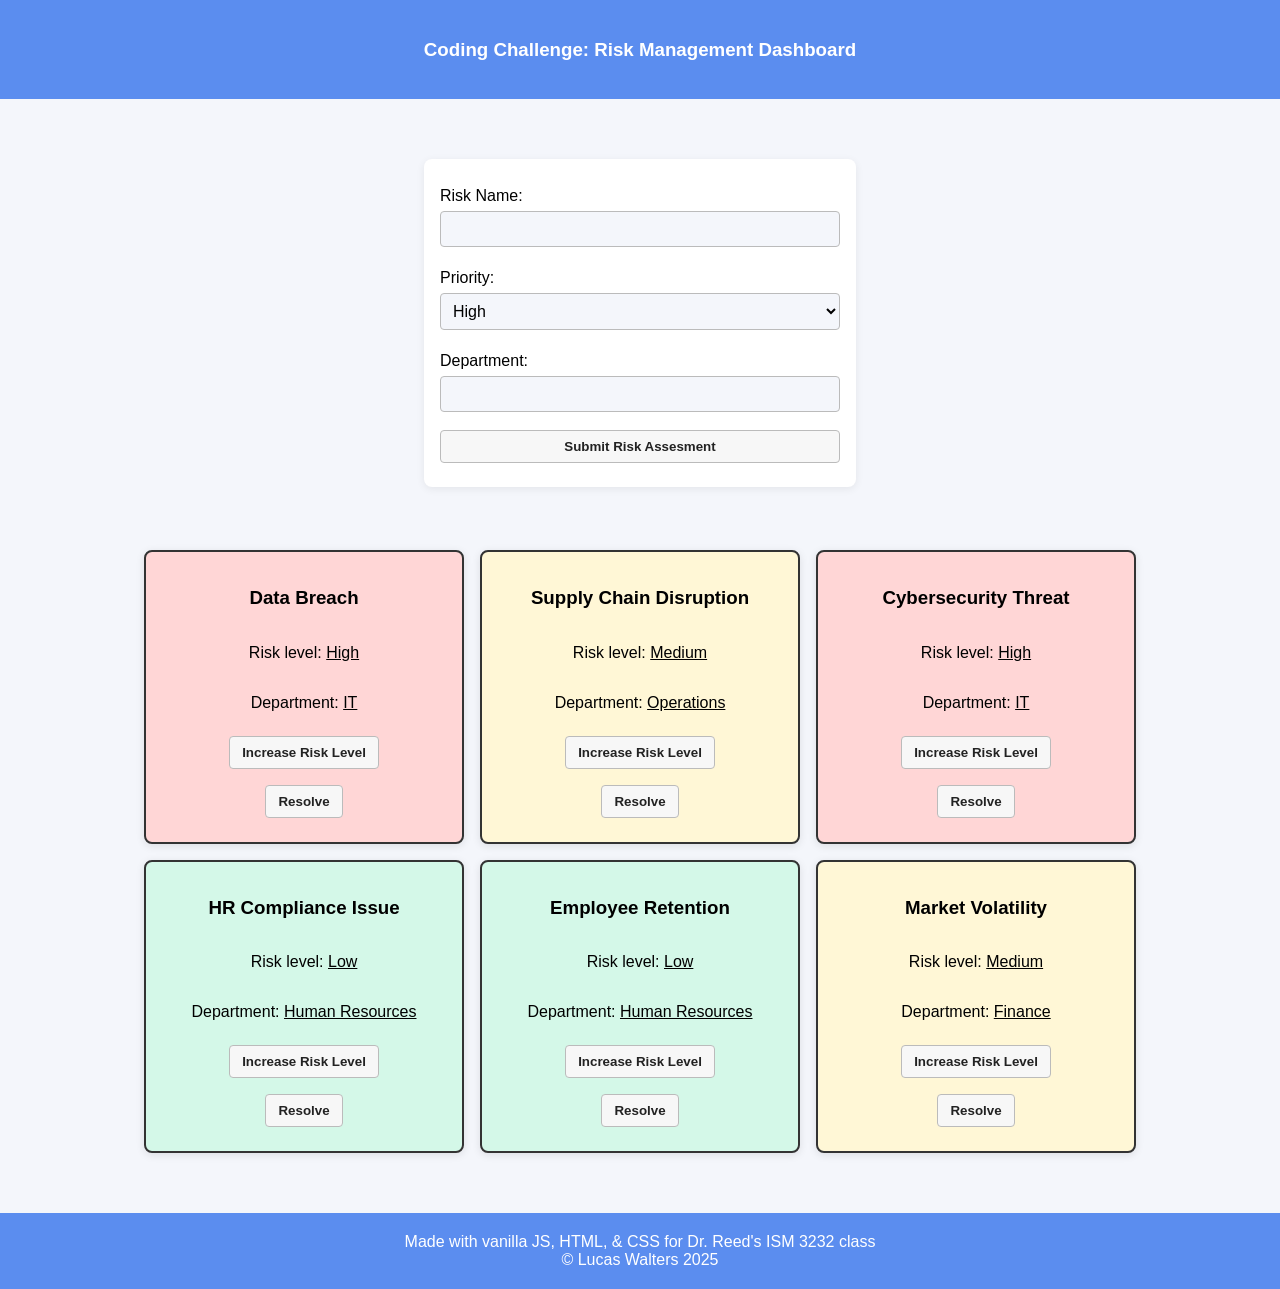
<file: index.html>
<!DOCTYPE html>
<html lang="en">
<head>
    <meta charset="UTF-8">
    <meta name="viewport" content="width=device-width, initial-scale=1.0">
    <title>Coding Challenge: Risk Management Dashboard</title>
    <link rel="stylesheet" href="cc_15.css">
</head>
<body>
    <header><h3>Coding Challenge: Risk Management Dashboard</h3></header>
    <main>
        <!--A <div> with id="riskDashboard" to contain all risk items.-->
                        <!-- An input form for adding new risk items. -->
        <form action="javascript:;" onsubmit=" addRiskItem( riskName.value, priorityDropdown.value, department.value ); ">
            <label>Risk Name: </label><input name="riskName" type="text" required>
            <label>Priority: </label><select name="priorityDropdown" id="priorityDropdown">
                <option value="High">High</option>
                <option value="Medium">Medium</option>
                <option value="Low">Low</option>
            </select>
            <label>Department: </label><input name="department" type="text" required>
            <!-- A button to submit new risk assessments. -->
            <button type="submit">Submit Risk Assesment</button>
        </form><br>    
        <center><div id="riskDashboard">
        </div></center>
    </main>
    <footer>Made with vanilla JS, HTML, & CSS for Dr. Reed's ISM 3232 class<br>© Lucas Walters 2025</footer>
</body>
<script src="cc_15.js"></script>
</html>
</file>
<file: cc_15.css>
body {
            font-family: Arial, sans-serif;
            margin: 0;
            background: #f4f6fb;
        }
        header, footer {
            padding: 20px;
            text-align: center;
            background-color: #5b8def; /* Brighter blue for energy */
            color: #fff;
        }
        footer {
            position: static;
            width: auto;
            left: unset;
            bottom: unset;
            margin-top: 30px;
        }
        main {
            padding: 10px;
            min-height: 80vh;
        }
        #riskDashboard {
            margin-top: 20px;
            margin-bottom: 20px;
            display: flex;
            flex-wrap: wrap;
            justify-content: center;
            gap: 16px;
        }
        .riskCard {
            display: flex;
            flex-direction: column;
            align-items: center;
            text-align: center;
            margin: 0;
            padding: 16px;
            border-radius: 8px;
            width: 320px;
            max-width: 90vw;
            min-width: 220px;
            border: 2px #333 solid; /* Changed to darker grey */
            box-sizing: border-box;
            box-shadow: 0 2px 8px rgba(0,0,0,0.10);
            transition: box-shadow 0.2s;
            background: #fff;
        }
        .riskCard:hover {
            box-shadow: 0 4px 16px rgba(0,0,0,0.18);
        }
        form {
            margin-bottom: 25px;
            margin-top: 50px;
            padding: 16px;
            display: flex;
            flex-direction: column;
            align-items: stretch;
            width: 100%;
            max-width: 400px;
            margin-left: auto;
            margin-right: auto;
            background: #fff;
            border-radius: 8px;
            box-shadow: 0 2px 8px rgba(0,0,0,0.07);
        }
        label {
            margin-bottom: 6px;
            margin-top: 12px;
        }
        input, select {
            margin-bottom: 10px;
            padding: 8px;
            border-radius: 4px;
            border: 1px solid #bbb;
            font-size: 1em;
            background: #f4f6fb;
        }
        button {
            margin-top: 8px;
            margin-bottom: 8px;
            padding: 8px 12px;
            border-radius: 4px;
            border: 1px solid #bbb;
            background: #f7f7f7; /* Neutral light grey */
            color: #222;
            font-weight: bold;
            cursor: pointer;
            transition: background 0.2s, color 0.2s, border 0.2s;
        }
        button:hover {
            background: #e0e0e0;
            color: #111;
            border: 1.5px solid #5b8def;
        }
        .Low {
            background-color: #d4f8e8; /* Vibrant soft green */
        }
        .Medium {
            background-color: #fff7d6; /* Vibrant soft yellow */
        }
        .High {
            background-color: #ffd6d6; /* Vibrant soft red */
        }

        /* Responsive styles */
        @media (max-width: 600px) {
            .riskCard {
                width: 90vw;
                min-width: unset;
                max-width: 90vw;
                padding: 10px;
            }
            form {
                width: 90vw;
                max-width: 90vw;
                padding: 10px;
            }
            main {
                padding: 2vw;
            }
            #riskDashboard {
                gap: 15px;
            }
            footer {
                font-size: 0.9em;
                padding: 10px;
            }
        }
</file>
